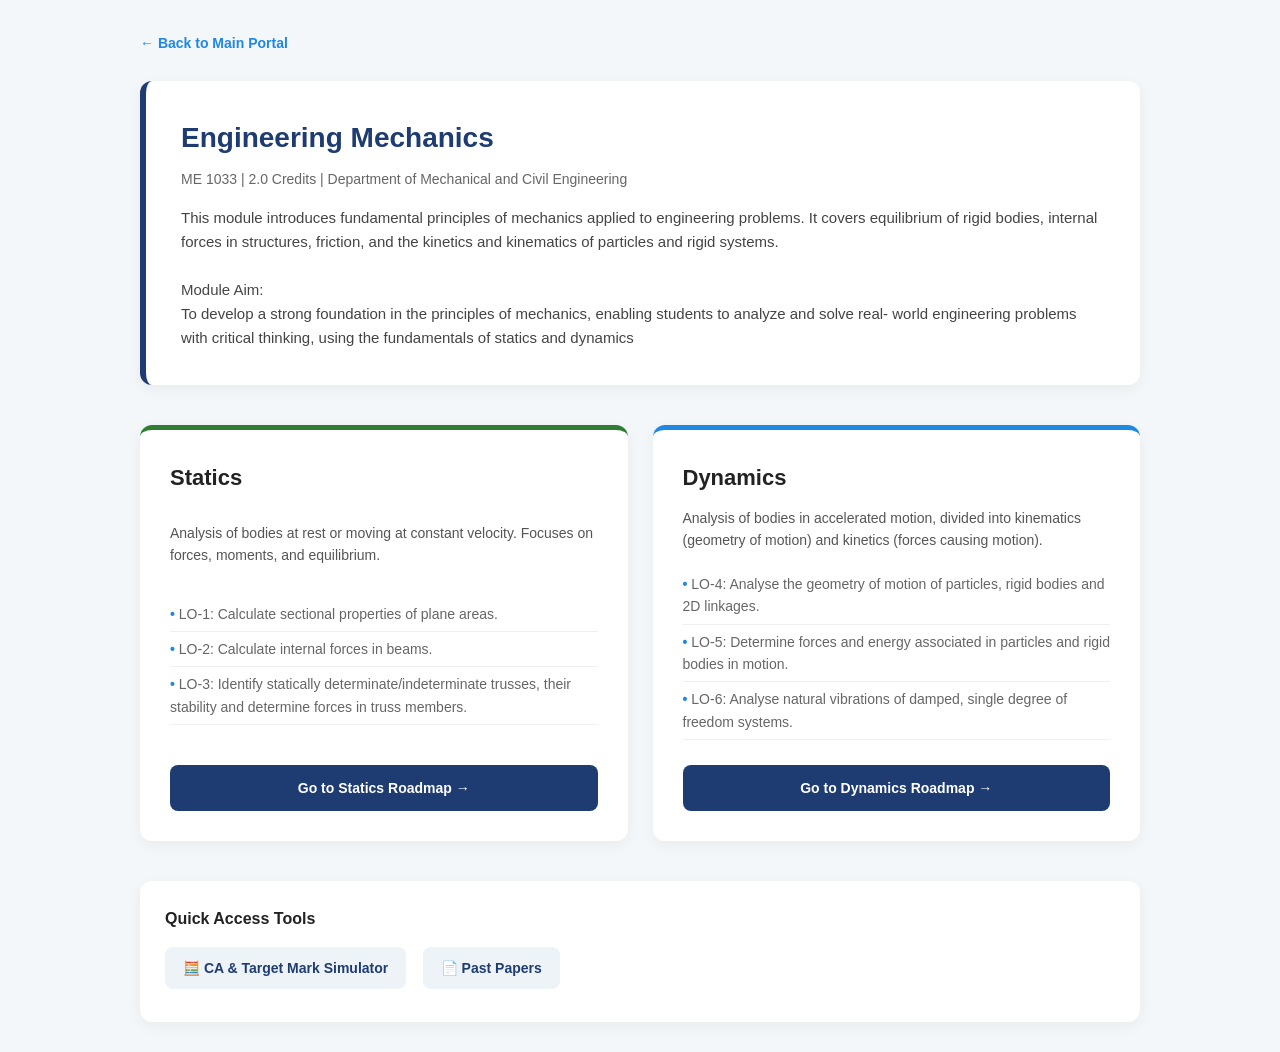
<file: index.html>
<!DOCTYPE html>
<html lang="en">
<head>
    <meta charset="UTF-8">
    <meta name="viewport" content="width=device-width, initial-scale=1.0">
    <title>ME1030 - Engineering Mechanics</title>
    <link rel="stylesheet" href="mechanics.css">
</head>
<body>

    <!-- Back to Portal -->
    <nav>
        <a href="">← Back to Main Portal</a>
    </nav>

    <!-- Module Header & Description -->
    <header class="module-hero">
        <h1>Engineering Mechanics</h1>
        <p class="module-meta">ME 1033 | 2.0 Credits | Department of Mechanical and Civil Engineering</p>
        <p class="description">
            This module introduces fundamental principles of mechanics applied to engineering problems. 
            It covers equilibrium of rigid bodies, internal forces in structures, friction, and the 
            kinetics and kinematics of particles and rigid systems.<br><br>
            
            
            Module Aim: <br>To develop a strong foundation in the principles of mechanics, enabling students to analyze and solve
            real- world engineering problems with critical thinking, using the fundamentals of statics and
            dynamics 
        </p>
    </header>

    <!-- Two Main Pillars: Statics & Dynamics -->
    <section class="branch-container">
        <!-- Statics Card -->
        <div class="branch-card statics-card">
            <h2>Statics</h2>
            <p>Analysis of bodies at rest or moving at constant velocity. Focuses on forces, moments, and equilibrium.</p>
            <ul>
                <li>LO-1: Calculate sectional properties of plane areas.</li>
                <li>LO-2: Calculate internal forces in beams.</li>
                <li>LO-3: Identify statically determinate/indeterminate trusses,
                their stability and determine forces in truss members.</li>
                
            </ul>
            <a href="statics.html" class="btn">Go to Statics Roadmap →</a>
        </div>

        <!-- Dynamics Card -->
        <div class="branch-card dynamics-card">
            <h2>Dynamics</h2>
            <p>Analysis of bodies in accelerated motion, divided into kinematics (geometry of motion) and kinetics (forces causing motion).</p>
            <ul>
                <li>LO-4: Analyse the geometry of motion of particles,
                rigid bodies and 2D linkages.</li>
                <li>LO-5: Determine forces and energy associated in particles and rigid bodies in motion.</li>
                <li>LO-6: Analyse natural vibrations of damped, single degree of freedom systems.</li>
                
            </ul>
            <a href="dynamics.html" class="btn">Go to Dynamics Roadmap →</a>
        </div>
    </section>

    <!-- Quick Utilities -->
    <section class="quick-tools">
        <h3>Quick Access Tools</h3>
        <a href="calculator.html" class="tool-btn">🧮 CA & Target Mark Simulator</a>
        <a href="tutes(End).html" class="tool-btn">📄 Past Papers </a>
    </section>

</body>
</html>
</file>
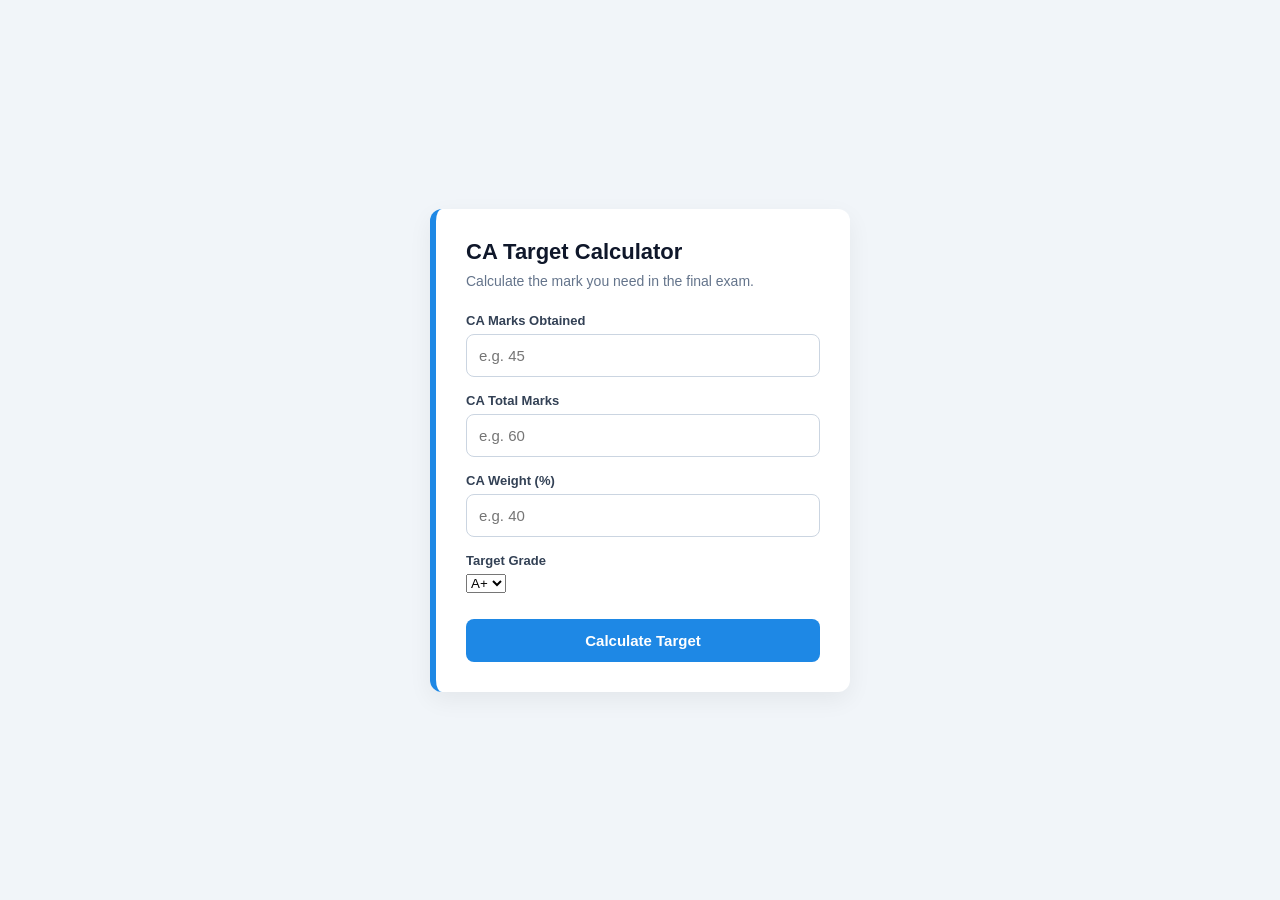
<file: calculator.html>
<!DOCTYPE html>
<html lang="en">
<head>
    <meta charset="UTF-8">
    <meta name="viewport" content="width=device-width, initial-scale=1.0">
    <title>CA Final Mark Calculator</title>
    <link rel="stylesheet" href="calculator.css">
</head>
<body>
    


    <div class="calc-card">
        <h2>CA Target Calculator</h2>
        <p class="subtitle">Calculate the mark you need in the final exam.</p>

        <div class="input-group">
            <label for="caObtained">CA Marks Obtained</label>
            <input type="number" id="caObtained" placeholder="e.g. 45">
        </div>

        <div class="input-group">
            <label for="caTotal">CA Total Marks</label>
            <input type="number" id="caTotal" placeholder="e.g. 60">
        </div>

        <div class="input-group">
            <label for="caWeight">CA Weight (%)</label>
            <input type="number" id="caWeight" placeholder="e.g. 40">
        </div>

        <div class="input-group">
            <label for="targetMark">Target Grade</label>
            <select id="targetMark">
               <div class="input-group">
    <label for="targetMark">Target Grade</label>
               <option value="85">A+</option>
               <option value="75">A</option>
               <option value="70">A-</option>
               <option value="65">B+</option>
               <option value="60">B</option>
               <option value="55">B-</option>
               <option value="50">C+</option>
               <option value="45">C</option>
            </select>
        </div>

        <button id="calcBtn">Calculate Target</button>

        <div id="resultBox" class="result-box">
            <div class="result-title" id="statusText"></div>
            <div class="result-mark" id="markText"></div>
            <div class="result-message" id="messageText"></div>
        </div>
    </div>

    <script src="calculator.js"></script>
</body>
</html>
</file>
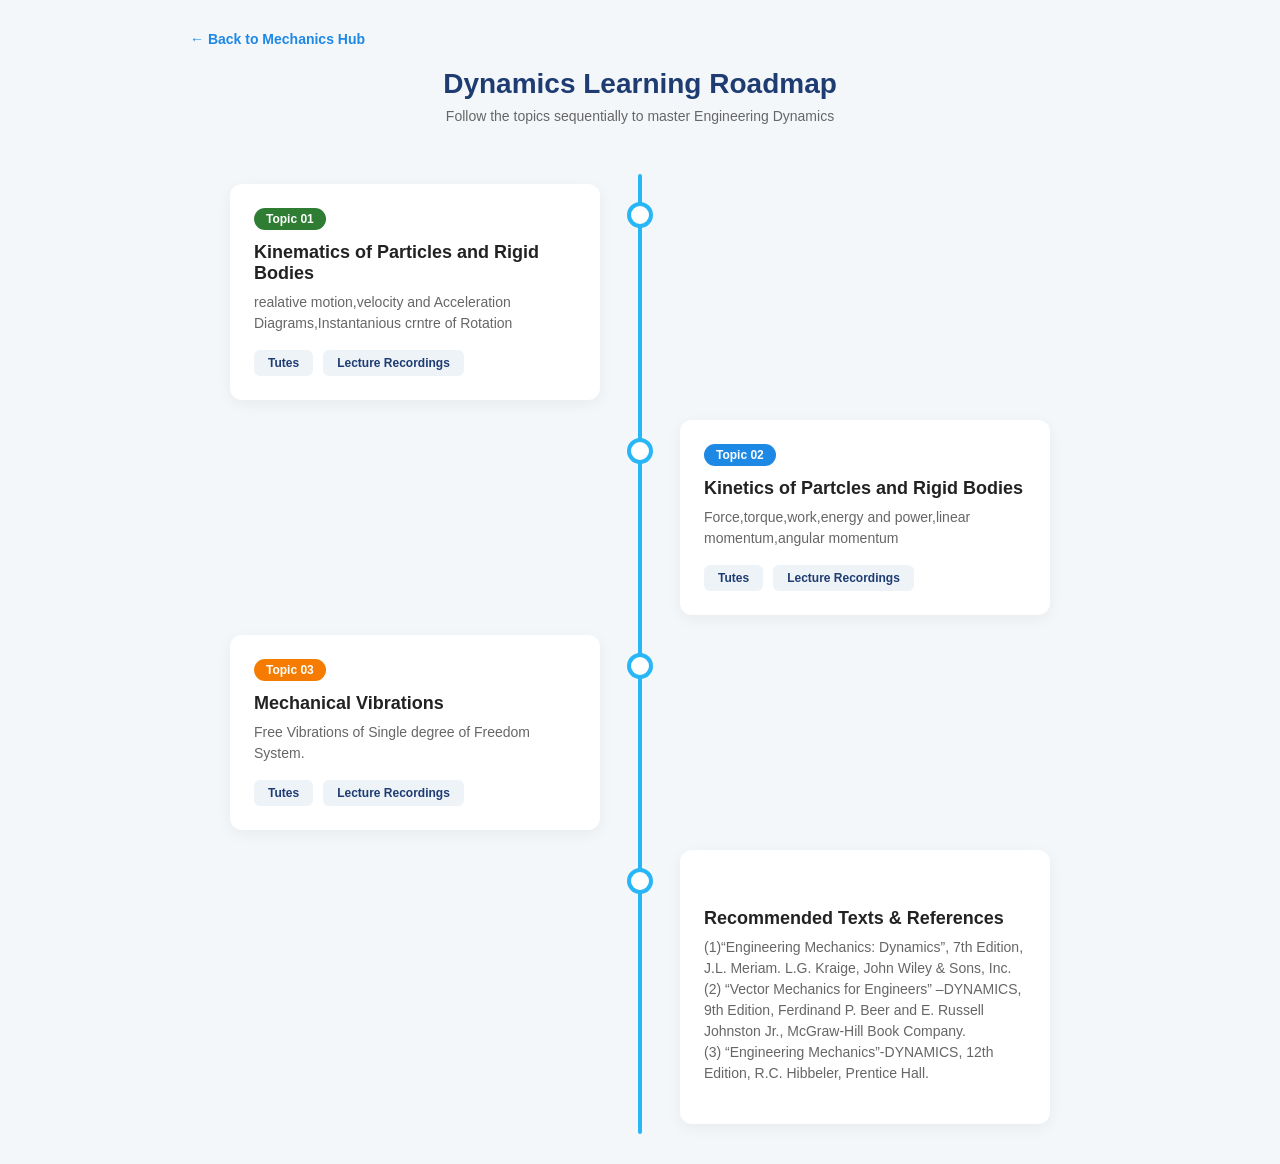
<file: dynamics.html>
<!DOCTYPE html>
<html lang="en">
<head>
    <meta charset="UTF-8">
    <meta name="viewport" content="width=device-width, initial-scale=1.0">
    <title>Statics Roadmap | ME1030</title>
    <link rel="stylesheet" href="statics.css">
</head>
<body>

    <!-- Back Navigation -->
    <nav>
        <a href="index.html">← Back to Mechanics Hub</a>
    </nav>

    <!-- Header Section -->
    <header class="header">
        <h1>Dynamics Learning Roadmap</h1>
        <p>Follow the topics sequentially to master Engineering Dynamics</p>
    </header>

    <!-- Timeline Roadmap -->
    <main class="timeline">
        <!-- Topic 1 (Left) -->
        <div class="container left">
            <div class="content">
                <span class="badge badge-green">Topic 01</span>
                <h3>Kinematics of Particles and Rigid Bodies</h3>
                <p>realative motion,velocity and Acceleration Diagrams,Instantanious crntre of Rotation</p>
                <div class="card-actions">
                    <a href="tutes(Dyn).html#Dyn-1" class="action-btn">Tutes</a>
                    <a href="Lectures(Dyn).html#Dyn-1" class="action-btn">Lecture Recordings</a>
                </div>
            </div>
        </div>

        <!-- Topic 2 (Right) -->
        <div class="container right">
            <div class="content">
                <span class="badge badge-blue">Topic 02</span>
                <h3>Kinetics of Partcles and Rigid Bodies</h3>
                <p>Force,torque,work,energy and power,linear momentum,angular momentum </p>
                <div class="card-actions">
                    <a href="tutes(Dyn).html#Dyn-2" class="action-btn">Tutes</a>
                    <a href="Lectures(Dyn).htmlDyn-2" class="action-btn">Lecture Recordings</a>
                </div>
            </div>
        </div>

        <!-- Topic 3 (Left) -->
        <div class="container left">
            <div class="content">
                <span class="badge badge-orange">Topic 03</span>
                <h3>Mechanical Vibrations</h3>
                <p>Free Vibrations of Single degree of Freedom System.</p>
                <div class="card-actions">
                    <a href="tutes(Dyn).html#Dyn-3" class="action-btn">Tutes</a>
                    <a href="Lectures(Dyn).html#Dyn-3" class="action-btn">Lecture Recordings</a>
                </div>
            </div>
        </div>

        <!-- Topic 4 (Right) -->
        <div class="container right">
            <div class="content">
                <span class="badge badge-Green">Topic 02</span>
                <h3>Recommended Texts & References</h3>
                <p>
                     (1)“Engineering Mechanics: Dynamics”, 7th Edition, J.L. Meriam. L.G. Kraige, John Wiley & Sons, Inc.<br>
                     (2) “Vector Mechanics for Engineers” –DYNAMICS, 9th Edition, Ferdinand P. Beer 
                          and E. Russell Johnston Jr., McGraw-Hill Book Company. <br>
                     (3) “Engineering Mechanics”-DYNAMICS, 12th Edition, R.C. Hibbeler, Prentice Hall.<br>
                </p>
                
            </div>
        </div>
    </main>

</body>
</html>
</file>
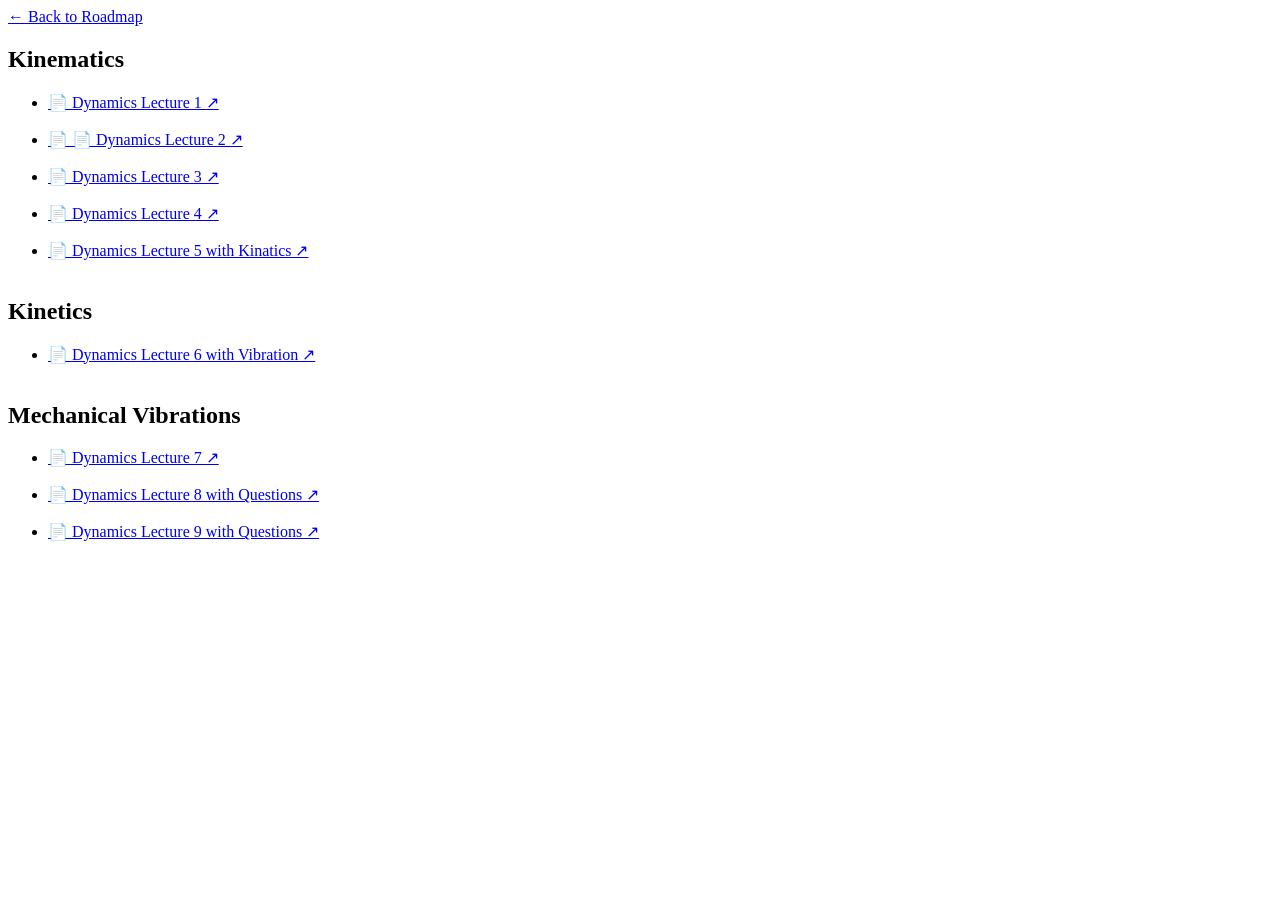
<file: Lectures(Dyn).html>
<!DOCTYPE html>
<html lang="en">
<head>
    <meta charset="UTF-8">
    <meta name="viewport" content="width=device-width, initial-scale=1.0">
    <title>Document</title>
</head>
<body>

    <nav>
        <a href="index.html">← Back to Roadmap</a>
    </nav>

    <div class="tutes-wrapper">

        <!-- Lectures -->
        <section id="Dyn-1" class="topic-section">
            <h2>Kinematics</h2>
            <ul class="tute-list">
                <li><a href="https://drive.google.com/file/d/1XRg8RZklVZtNF8GDLXt3GdhikMjfR3yk/view?usp=drive_link" target="_blank">📄 Dynamics Lecture 1 ↗</a></li><br>
                <li><a href="https://drive.google.com/file/d/1HrLaKPE0bA3wYhypGcg2yaTZ4__rKIos/view?usp=drive_link" target="_blank">📄 📄 Dynamics Lecture 2 ↗</a></li><br>
                <li><a href="https://drive.google.com/file/d/17oWpLpR3LVr2fCFtZJsytpM6gX8wh5a7/view?usp=drive_link" target="_blank">📄 Dynamics Lecture 3 ↗</a></li><br>
                <li><a href="https://drive.google.com/file/d/1W98xTjTdBJ5OWYioVjr1UY8erYcBpUBD/view?usp=drive_link" target="_blank">📄 Dynamics Lecture 4 ↗</a></li><br>
                <li><a href="https://drive.google.com/file/d/1YcE0E4cv5qr1mjveUn6q0mBwoW5r9Pt4/view?usp=drive_link" target="_blank">📄 Dynamics Lecture 5 with Kinatics ↗</a></li><br>
                
            </ul>
        </section>

        <!-- Topic 2: Kinetics -->
        <section id="Dyn-2" class="topic-section">
            <h2>Kinetics</h2>
            <ul class="tute-list">
                <li><a href="https://drive.google.com/file/d/10T_QElQKFDGA5kiKET89PJVM4cYG4Yis/view?usp=drive_link" target="_blank">📄 Dynamics Lecture 6 with Vibration ↗</a></li><br>
             
            </ul>
        </section>

        <!-- Topic 3: Mechanical Vibrations -->
        <section id="Dyn-3" class="topic-section">
            <h2>Mechanical Vibrations</h2>
            <ul class="tute-list">
                <li><a href="https://drive.google.com/file/d/1d5Ye83WdncOZHVTAbxu_N0GJGNBwHZhC/view?usp=drive_link" target="_blank">📄 Dynamics Lecture 7  ↗</a></li><br>
                <li><a href="https://drive.google.com/file/d/1gCuf-t9yzRYq0r7xIc3d8ELZG2WGGrK6/view?usp=drive_link" target="_blank">📄 Dynamics Lecture 8 with Questions  ↗</a></li><br>
                <li><a href="https://drive.google.com/file/d/1CsSVj-V4USg-LIg_7gWvErGq_-G9RWD7/view?usp=drive_link" target="_blank">📄 Dynamics Lecture 9 with Questions  ↗</a></li><br>

                
            </ul>
        </section>

        
    </div>



    
</body>
</html>
</file>
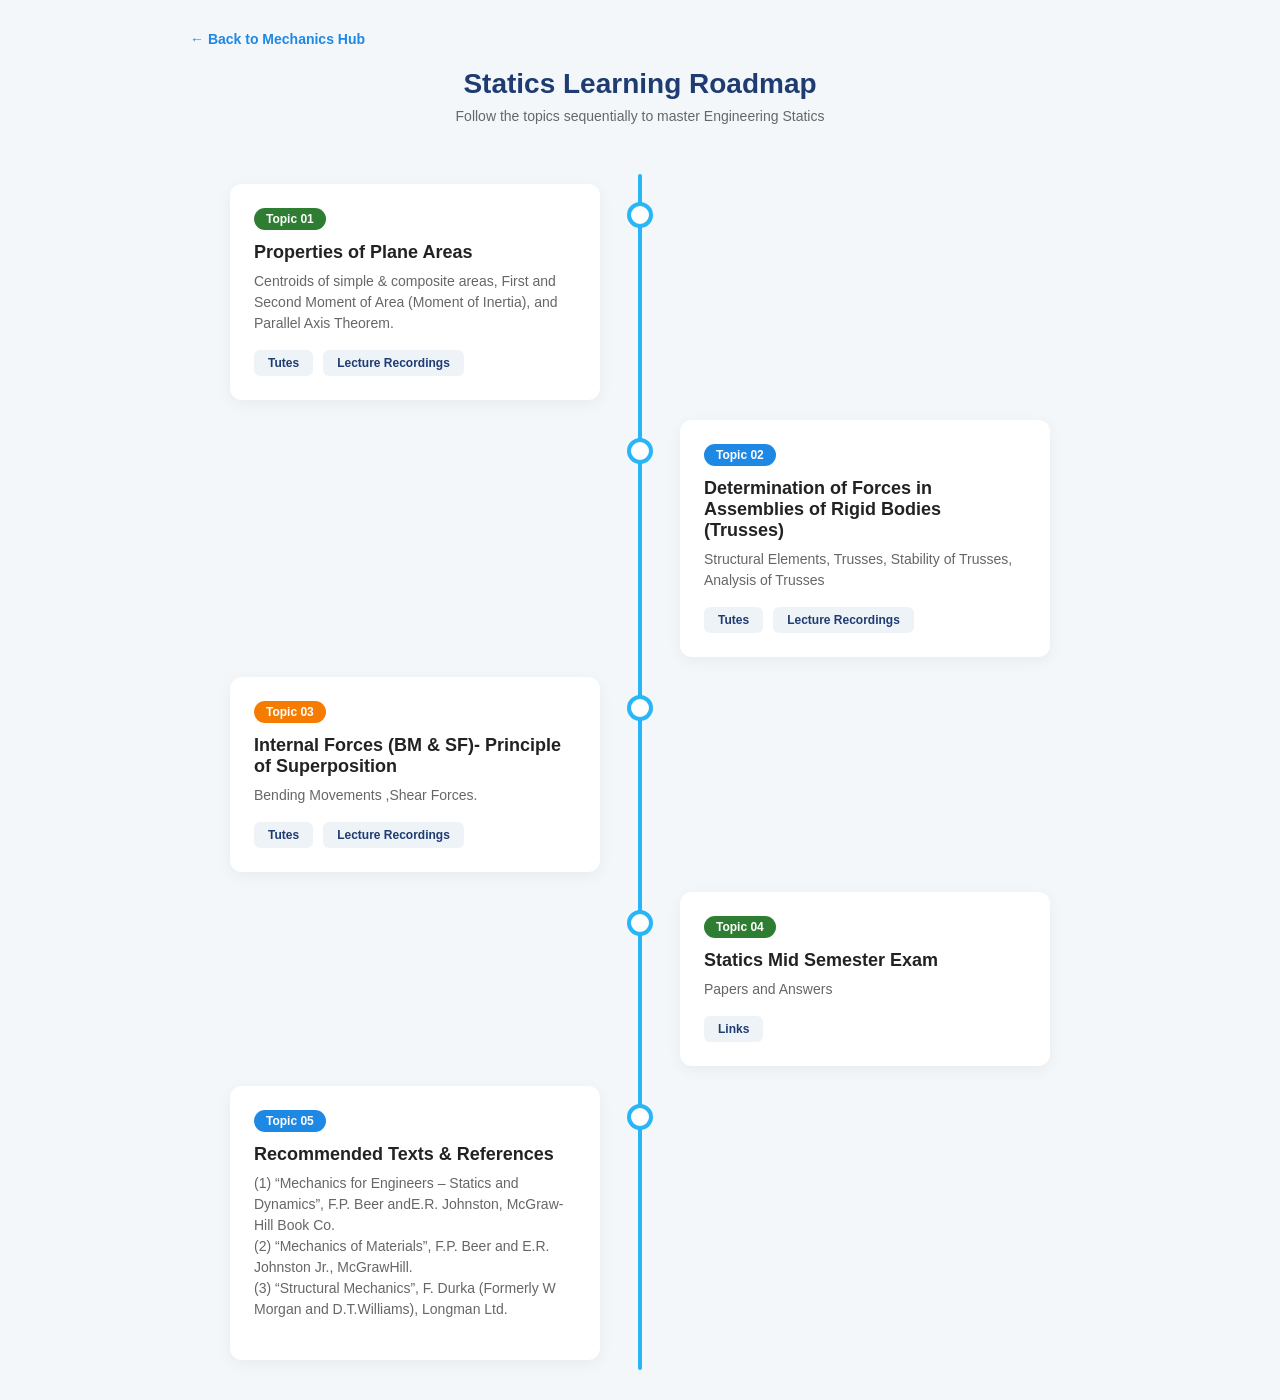
<file: statics.html>
<!DOCTYPE html>
<html lang="en">
<head>
    <meta charset="UTF-8">
    <meta name="viewport" content="width=device-width, initial-scale=1.0">
    <title>Statics Roadmap | ME1030</title>
    <link rel="stylesheet" href="statics.css">
</head>
<body>

    <!-- Back Navigation -->
    <nav>
        <a href="index.html">← Back to Mechanics Hub</a>
    </nav>

    <!-- Header Section -->
    <header class="header">
        <h1>Statics Learning Roadmap</h1>
        <p>Follow the topics sequentially to master Engineering Statics</p>
    </header>

    <!-- Timeline Roadmap -->
    <main class="timeline">
        <!-- Topic 1 (Left) -->
        <div class="container left">
            <div class="content">
                <span class="badge badge-green">Topic 01</span>
                <h3>Properties of Plane Areas</h3>
                <p>Centroids of simple & composite areas, First and Second Moment of Area (Moment of Inertia), and Parallel Axis Theorem.</p>
                <div class="card-actions">
                    <a href="tutes(Stat).html#Stat-1" class="action-btn">Tutes</a>
                    <a href="lectures(Stat).html#Stat-1" class="action-btn">Lecture Recordings</a>
                </div>
            </div>
        </div>

        <!-- Topic 2 (Right) -->
        <div class="container right">
            <div class="content">
                <span class="badge badge-blue">Topic 02</span>
                <h3>Determination of Forces in Assemblies of Rigid Bodies (Trusses)</h3>
                <p>Structural Elements, Trusses, Stability of Trusses, Analysis of Trusses </p>
                <div class="card-actions">
                    <a href="tutes(Stat).html#Stat-2" class="action-btn">Tutes</a>
                    <a href="lectures(Stat).html#Stat-2" class="action-btn">Lecture Recordings</a>
                </div>
            </div>
        </div>

        <!-- Topic 3 (Left) -->
        <div class="container left">
            <div class="content">
                <span class="badge badge-orange">Topic 03</span>
                <h3>Internal Forces (BM & SF)- Principle of Superposition</h3>
                <p>Bending Movements ,Shear Forces.</p>
                <div class="card-actions">
                    <a href="tutes(Stat).html#Stat-3" class="action-btn">Tutes</a>
                    <a href="lectures(Stat).html#Stat-3" class="action-btn">Lecture Recordings</a>
                </div>
            </div>
        </div>

        <!-- Topic 4 (Right) -->
        <div class="container right">
            <div class="content">
                <span class="badge badge-green">Topic 04</span>
                <h3>Statics Mid Semester Exam</h3>
                <p>Papers and Answers</p>
                <div class="card-actions">
                    <a href="tutes(Stat).html#Stat-4" class="action-btn">Links</a>
                    
                </div>
            </div>
        </div>

        <!-- Topic 5 (Left) -->
        <div class="container left">
            <div class="content">
                <span class="badge badge-blue">Topic 05</span>
                <h3>Recommended Texts & References</h3>
                <p>
                     (1) “Mechanics for Engineers – Statics and Dynamics”, F.P. Beer andE.R. Johnston, McGraw-Hill Book Co.<br>
                     (2) “Mechanics of Materials”, F.P. Beer and E.R. Johnston Jr., McGrawHill.<br>
                     (3) “Structural Mechanics”, F. Durka (Formerly W Morgan and D.T.Williams), Longman Ltd.<br>
                </p>
                
            </div>
        </div>
    </main>

</body>
</html>
</file>
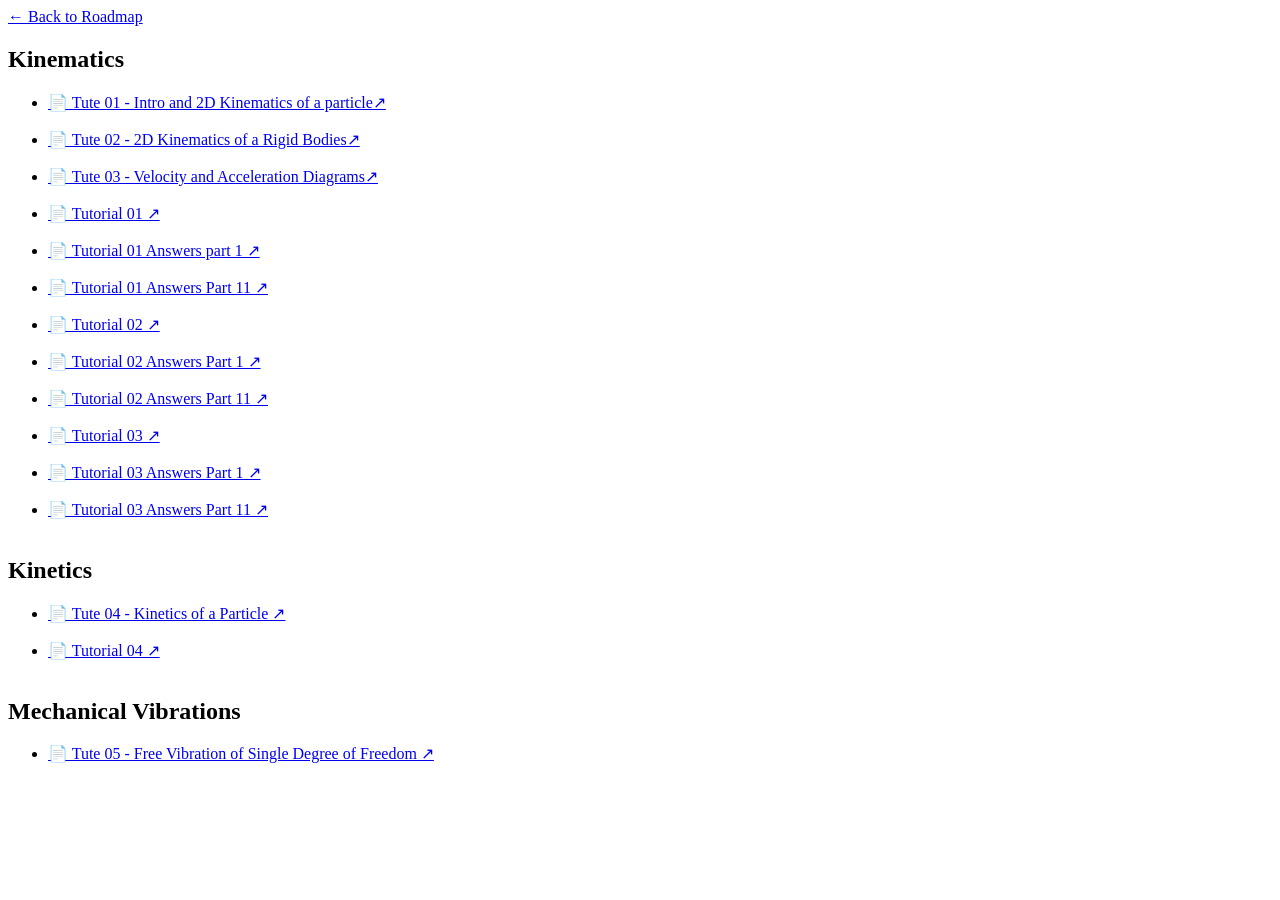
<file: tutes(Dyn).html>
<!DOCTYPE html>
<html lang="en">
<head>
    <meta charset="UTF-8">
    <meta name="viewport" content="width=device-width, initial-scale=1.0">
    <title>Document</title>
</head>
<body>

    <nav>
        <a href="index.html">← Back to Roadmap</a>
    </nav>

    <div class="tutes-wrapper">

        <!-- Topic 1: Kinematics -->
        <section id="Dyn-1" class="topic-section">
            <h2>Kinematics</h2>
            <ul class="tute-list">
                <li><a href="https://drive.google.com/file/d/1o97Z7jS7q948RKHX1j1blNr5ZBeNwDn9/view?usp=drive_link" target="_blank">📄 Tute 01 - Intro and 2D Kinematics of a particle↗</a></li><br>
                <li><a href="https://drive.google.com/file/d/12ngEZKX69G7nbojsuE6HjfEBxhi5iPue/view?usp=drive_link" target="_blank">📄 Tute 02 - 2D Kinematics of a Rigid Bodies↗</a></li><br>
                <li><a href="https://drive.google.com/file/d/1gNVrd8Jms7EoHhGu8F-Ls1rUDoo4UIm2/view?usp=drive_link" target="_blank">📄 Tute 03 - Velocity and Acceleration Diagrams↗</a></li><br>
                <li><a href="https://drive.google.com/file/d/1Ov5MXISwzoW-Rmu6-c6JfPCxn3NmnezP/view?usp=drive_link" target="_blank">📄 Tutorial 01  ↗</a></li><br>
                <li><a href="https://drive.google.com/file/d/10XFIRtCm80rHuNdnzHtZkN4WQv4NqIQs/view?usp=drive_link" target="_blank">📄 Tutorial 01 Answers part 1  ↗</a></li><br>
                <li><a href="https://drive.google.com/file/d/1o1Wdh87CsN1COhohrIaRARFAAG7oh4uG/view?usp=drive_link" target="_blank">📄 Tutorial 01 Answers Part 11 ↗</a></li><br>
                <li><a href="https://drive.google.com/file/d/1BKQEgLIQeWEt-o0_Gonrtk_WalOoDhlf/view?usp=drive_link" target="_blank">📄 Tutorial 02  ↗</a></li><br>
                <li><a href="https://drive.google.com/file/d/1Wx21g-56K1WmCvEC3T5tgEvyzCMkO-iS/view?usp=drive_link" target="_blank">📄 Tutorial 02 Answers Part 1  ↗</a></li><br>
                <li><a href="https://drive.google.com/file/d/1fiZ-Zc58Y8rGfRE-4dPQUT5o6-0zumGi/view?usp=drive_link" target="_blank">📄 Tutorial 02 Answers Part 11  ↗</a></li><br>
                <li><a href="Tutes\Tutorial 03 - Mobility of Mechanisms, Velocity and Acceleration Diagrams.pdf" target="_blank">📄 Tutorial 03  ↗</a></li><br>
                <li><a href="https://drive.google.com/file/d/1_Ui1WN2h5GiEHkVMrCGonwiW9Kw_Rv_V/view?usp=drive_link" target="_blank">📄 Tutorial 03 Answers Part 1  ↗</a></li><br>
                <li><a href="https://drive.google.com/file/d/1L-8mpjkLJuX4K2EB-1D_kdr8upth7ab9/view?usp=drive_link" target="_blank">📄 Tutorial 03 Answers Part 11  ↗</a></li><br>
            </ul>
        </section>

        <!-- Topic 2: Kinetics -->
        <section id="Dyn-2" class="topic-section">
            <h2>Kinetics</h2>
            <ul class="tute-list">
                <li><a href="https://drive.google.com/file/d/1KG6vGD93ZjNKH3zLrPkH5suITJB0LK7j/view?usp=drive_link" target="_blank">📄 Tute 04 - Kinetics of a Particle ↗</a></li><br>
                <li><a href="https://drive.google.com/file/d/1DundTnecI4PbRjxJxKSMqeG3zXqCOMXs/view?usp=drive_link" target="_blank">📄 Tutorial 04 ↗</a></li><br>
            </ul>
        </section>

        <!-- Topic 3: Mechanical Vibrations -->
        <section id="Dyn-3" class="topic-section">
            <h2>Mechanical Vibrations</h2>
            <ul class="tute-list">
                <li><a href="https://drive.google.com/file/d/1QLbneYpSf57MgYcjihFL3ucWluNt7FDp/view?usp=drive_link" target="_blank">📄 Tute 05 - Free Vibration of Single Degree of Freedom ↗</a></li>
                
            </ul>
        </section>

        
    </div>



    
</body>
</html>
</file>
<file: mechanics.css>
* {
    box-sizing: border-box;
    margin: 0;
    padding: 0;
    font-family: 'Segoe UI', Tahoma, Geneva, Verdana, sans-serif;
}

body {
    background-color: #f4f7fa;
    color: #333;
    line-height: 1.6;
    padding: 30px 20px;
}

/* Navigation */
nav {
    max-width: 1000px;
    margin: 0 auto 25px auto;
}

nav a {
    text-decoration: none;
    color: #1e88e5;
    font-weight: 600;
    font-size: 14px;
    transition: color 0.2s ease;
}

nav a:hover {
    color: #0d47a1;
}

/* Hero Section */
.module-hero {
    max-width: 1000px;
    margin: 0 auto 40px auto;
    background: white;
    padding: 35px;
    border-radius: 12px;
    box-shadow: 0 4px 15px rgba(0, 0, 0, 0.05);
    border-left: 6px solid #1e3c72;
}

.module-hero h1 {
    color: #1e3c72;
    font-size: 28px;
    margin-bottom: 8px;
}

.module-meta {
    font-size: 14px;
    color: #666;
    margin-bottom: 15px;
}

.description {
    color: #444;
    font-size: 15px;
}

/* Branch Cards (Side-by-Side) */
.branch-container {
    max-width: 1000px;
    margin: 0 auto 40px auto;
    display: flex;
    gap: 25px;
}

.branch-card {
    flex: 1;
    background: white;
    padding: 30px;
    border-radius: 12px;
    box-shadow: 0 4px 15px rgba(0, 0, 0, 0.05);
    display: flex;
    flex-direction: column;
    justify-content: space-between;
    transition: transform 0.2s ease, box-shadow 0.2s ease;
}

.branch-card:hover {
    transform: translateY(-5px);
    box-shadow: 0 8px 25px rgba(0, 0, 0, 0.1);
}

.statics-card {
    border-top: 5px solid #2e7d32;
}

.dynamics-card {
    border-top: 5px solid #1e88e5;
}

.branch-card h2 {
    color: #222;
    font-size: 22px;
    margin-bottom: 12px;
}

.branch-card p {
    color: #555;
    font-size: 14px;
    margin-bottom: 15px;
}

.branch-card ul {
    list-style: none;
    margin-bottom: 25px;
}

.branch-card ul li {
    font-size: 14px;
    color: #666;
    padding: 6px 0;
    border-bottom: 1px solid #f0f0f0;
}

.branch-card ul li::before {
    content: "• ";
    color: #1e88e5;
    font-weight: bold;
}

/* Card Buttons */
.btn {
    display: inline-block;
    text-align: center;
    background-color: #1e3c72;
    color: white;
    text-decoration: none;
    padding: 12px 20px;
    border-radius: 8px;
    font-weight: 600;
    font-size: 14px;
    transition: background-color 0.2s ease;
}

.btn:hover {
    background-color: #122549;
}

/* Quick Utilities Bar */
.quick-tools {
    max-width: 1000px;
    margin: 0 auto;
    background: white;
    padding: 25px;
    border-radius: 12px;
    box-shadow: 0 4px 15px rgba(0, 0, 0, 0.05);
}

.quick-tools h3 {
    color: #222;
    font-size: 16px;
    margin-bottom: 15px;
}

.tool-btn {
    display: inline-block;
    text-decoration: none;
    background: #eef3f8;
    color: #1e3c72;
    padding: 10px 18px;
    border-radius: 8px;
    font-size: 14px;
    font-weight: 600;
    margin-right: 12px;
    margin-bottom: 8px;
    transition: background 0.2s ease;
}

.tool-btn:hover {
    background: #dde7f3;
}

/* Mobile Responsiveness */
@media screen and (max-width: 768px) {
    .branch-container {
        flex-direction: column;
    }
}
</file>
<file: calculator.css>
* {
    box-sizing: border-box;
    font-family: 'Segoe UI', Tahoma, Geneva, Verdana, sans-serif;
}

body {
    background-color: #f1f5f9;
    display: flex;
    justify-content: center;
    align-items: center;
    min-height: 100vh;
    margin: 0;
    padding: 20px;
}

.calc-card {
    background: #ffffff;
    width: 100%;
    max-width: 420px;
    padding: 30px;
    border-radius: 12px;
    box-shadow: 0 8px 25px rgba(0, 0, 0, 0.06);
    border-left: 6px solid #1e88e5;
}

h2 {
    margin: 0 0 8px 0;
    color: #0f172a;
    font-size: 22px;
}

p.subtitle {
    margin: 0 0 24px 0;
    color: #64748b;
    font-size: 14px;
}

.input-group {
    margin-bottom: 16px;
}

label {
    display: block;
    margin-bottom: 6px;
    font-weight: 600;
    font-size: 13px;
    color: #334155;
}

input {
    width: 100%;
    padding: 12px;
    border: 1.5px solid #cbd5e1;
    border-radius: 8px;
    font-size: 15px;
    color: #1e293b;
    outline: none;
    transition: border-color 0.2s ease, box-shadow 0.2s ease;
}

input:focus {
    border-color: #1e88e5;
    box-shadow: 0 0 0 3px rgba(30, 136, 229, 0.15);
}

button {
    width: 100%;
    background-color: #1e88e5;
    color: #ffffff;
    border: none;
    padding: 13px;
    font-size: 15px;
    font-weight: 600;
    border-radius: 8px;
    cursor: pointer;
    margin-top: 10px;
    transition: background-color 0.2s ease, transform 0.1s ease;
}

button:hover {
    background-color: #1976d2;
    transform: translateY(-1px);
}

button:active {
    transform: translateY(0);
}

.result-box {
    margin-top: 24px;
    padding: 16px;
    border-radius: 8px;
    text-align: center;
    display: none;
}

.result-box.achieved {
    background-color: #ecfdf5;
    color: #065f46;
    border: 1px solid #a7f3d0;
}

.result-box.possible {
    background-color: #eff6ff;
    color: #1e40af;
    border: 1px solid #bfdbfe;
}

.result-box.impossible {
    background-color: #fef2f2;
    color: #991b1b;
    border: 1px solid #fecaca;
}

.result-title {
    font-size: 13px;
    font-weight: 600;
    text-transform: uppercase;
    letter-spacing: 0.5px;
    margin-bottom: 4px;
}

.result-mark {
    font-size: 28px;
    font-weight: 700;
    margin: 4px 0;
}

.result-message {
    font-size: 14px;
}
</file>
<file: statics.css>
* {
    box-sizing: border-box;
    margin: 0;
    padding: 0;
    font-family: 'Segoe UI', Tahoma, Geneva, Verdana, sans-serif;
}

body {
    background-color: #f4f7fa;
    color: #333;
    padding: 30px 20px;
}

/* Navigation */
nav {
    max-width: 900px;
    margin: 0 auto 20px auto;
}

nav a {
    text-decoration: none;
    color: #1e88e5;
    font-weight: 600;
    font-size: 14px;
}

nav a:hover {
    color: #0d47a1;
}

/* Header */
.header {
    text-align: center;
    margin-bottom: 50px;
}

.header h1 {
    color: #1e3c72;
    font-size: 28px;
    margin-bottom: 8px;
}

.header p {
    color: #666;
    font-size: 14px;
}

/* Timeline Base */
.timeline {
    position: relative;
    max-width: 900px;
    margin: 0 auto;
}

/* Center Blue Line */
.timeline::after {
    content: '';
    position: absolute;
    width: 4px;
    background-color: #29b6f6;
    top: 0;
    bottom: 0;
    left: 50%;
    transform: translateX(-50%);
    border-radius: 2px;
}

/* Timeline Container */
.container {
    padding: 10px 40px;
    position: relative;
    width: 50%;
}

/* Timeline Dots */
.container::after {
    content: '';
    position: absolute;
    width: 18px;
    height: 18px;
    right: -13px;
    background-color: #fff;
    border: 4px solid #29b6f6;
    top: 28px;
    border-radius: 50%;
    z-index: 1;
}

.left {
    left: 0;
}

.right {
    left: 50%;
}

.right::after {
    left: -13px;
}

/* Topic Card */
.content {
    padding: 24px;
    background-color: #fff;
    border-radius: 12px;
    box-shadow: 0 4px 15px rgba(0, 0, 0, 0.05);
    transition: transform 0.2s ease, box-shadow 0.2s ease;
}

.content:hover {
    transform: translateY(-3px);
    box-shadow: 0 8px 20px rgba(0, 0, 0, 0.08);
}

/* Topic Badges */
.badge {
    display: inline-block;
    padding: 4px 12px;
    border-radius: 20px;
    color: white;
    font-size: 12px;
    font-weight: 600;
    margin-bottom: 12px;
}

.badge-green { background-color: #2e7d32; }
.badge-blue { background-color: #1e88e5; }
.badge-orange { background-color: #f57c00; }

.content h3 {
    font-size: 18px;
    margin-bottom: 8px;
    color: #222;
}

.content p {
    font-size: 14px;
    color: #666;
    line-height: 1.5;
    margin-bottom: 16px;
}

/* Action Buttons inside Cards */
.card-actions {
    display: flex;
    gap: 10px;
}

.action-btn {
    text-decoration: none;
    font-size: 12px;
    font-weight: 600;
    padding: 6px 14px;
    border-radius: 6px;
    background-color: #eef3f8;
    color: #1e3c72;
    transition: background 0.2s;
}

.action-btn:hover {
    background-color: #dde7f3;
}

/* Mobile Responsive */
@media screen and (max-width: 650px) {
    .timeline::after {
        left: 20px;
    }
    .container {
        width: 100%;
        padding-left: 50px;
        padding-right: 15px;
    }
    .container::after {
        left: 11px;
    }
    .right {
        left: 0%;
    }
}

/* Dropdown Container */
.tute-dropdown {
    position: relative;
    display: inline-block;
}

/* Default browser arrow එක අයින් කිරීම */
.tute-dropdown summary {
    list-style: none;
    cursor: pointer;
    user-select: none;
}

.tute-dropdown summary::-webkit-details-marker {
    display: none;
}

/* Dropdown Content Box */
.dropdown-content {
    position: absolute;
    top: 110%;
    left: 0;
    background-color: #ffffff;
    min-width: 170px;
    box-shadow: 0 8px 16px rgba(0, 0, 0, 0.12);
    border-radius: 8px;
    padding: 6px 0;
    z-index: 10;
    border: 1px solid #e2e8f0;
}

/* Dropdown එක ඇතුළේ Links */
.dropdown-content a {
    color: #333;
    padding: 8px 14px;
    text-decoration: none;
    display: block;
    font-size: 13px;
    font-weight: 500;
    transition: background 0.2s ease;
}

.dropdown-content a:hover {
    background-color: #f1f5f9;
    color: #1e88e5;
}
</file>
